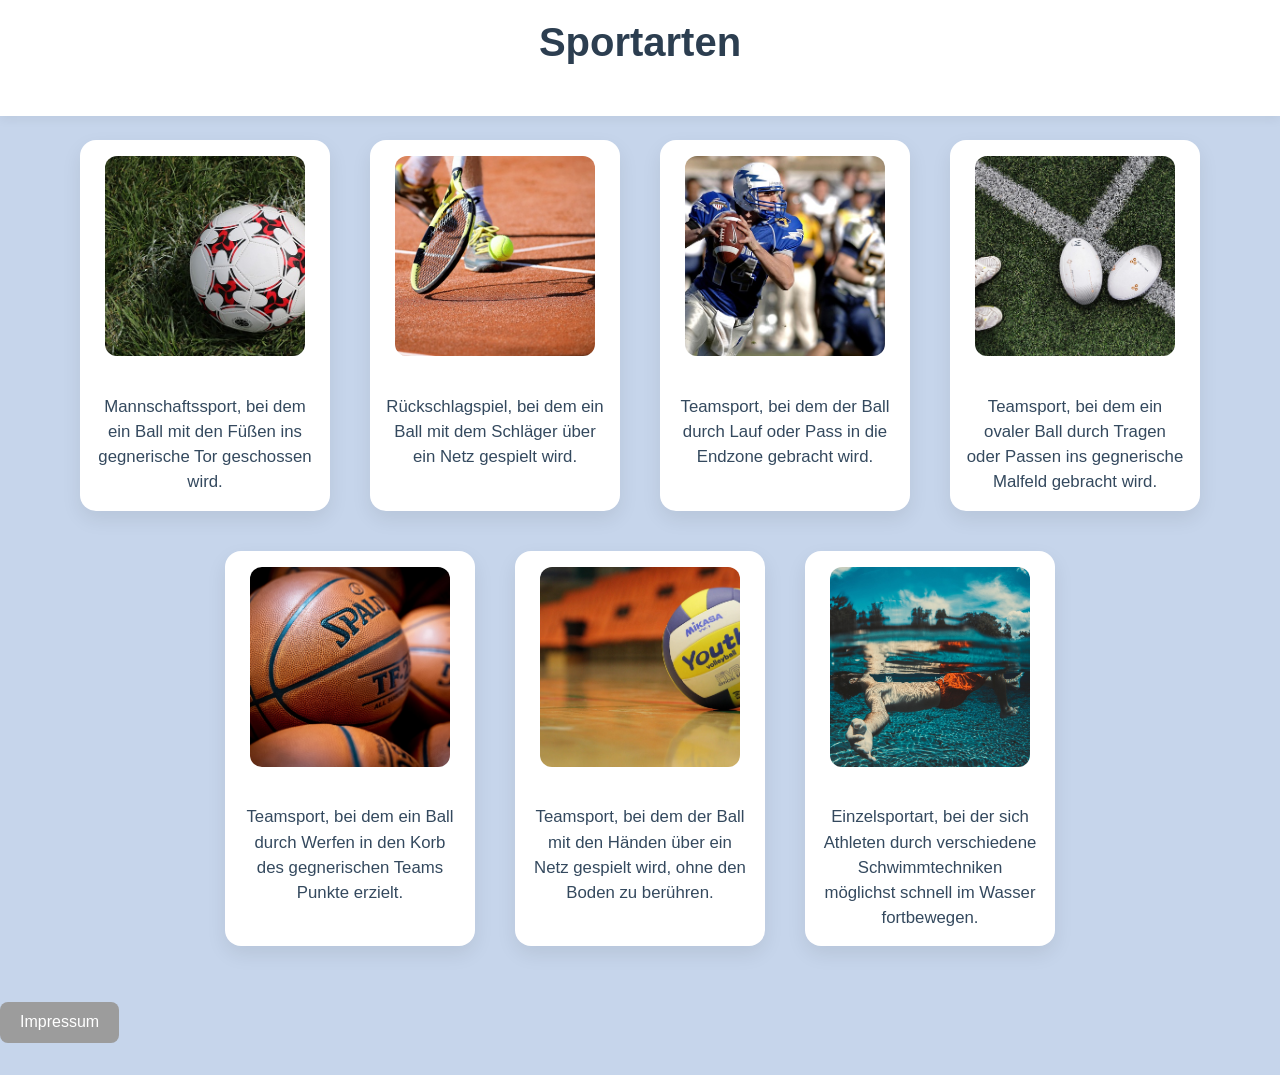
<file: index.html>
<!DOCTYPE html>
	<html>
		<head>
			<link rel="stylesheet" href="styles/main.css" />
			<title>Sportarten</title>
		</head>

		<body>
			<header><h1>Sportarten</h1></header>
			<main>
				<div class="linkContainer">
					<figure>
						<a href="fussball.html">
								<img src="fussball.jpg" width="400"/>
						</a>
						<figcaption>Mannschaftssport, bei dem ein Ball mit den Füßen ins gegnerische Tor geschossen wird.</figcaption>
					</figure>

					<figure>
						<a href="tennis.html">
							<img src="tennis.jpg" width="400"/>
						</a>
						<figcaption>Rückschlagspiel, bei dem ein Ball mit dem Schläger über ein Netz gespielt wird.</figcaption>
					</figure>

					<figure>
						<a href="americanFootball.html">
							<img src="americanFootball.jpg" width="400"/>
						</a>
						<figcaption>Teamsport, bei dem der Ball durch Lauf oder Pass in die Endzone gebracht wird.</figcaption>
					</figure>

					<figure>
						<a href="rugby.html">
							<img src="rugby.jpg" width="400"/>
						</a>
						<figcaption>Teamsport, bei dem ein ovaler Ball durch Tragen oder Passen ins gegnerische Malfeld gebracht wird.</figcaption>
					</figure>

					<figure>
						<a href="basketball.html">
							<img src="basketball.jpg" width="400"/>
						</a>
						<figcaption>Teamsport, bei dem ein Ball durch Werfen in den Korb des gegnerischen Teams Punkte erzielt.</figcaption>
					</figure>

					<figure>
						<a href="volleyball.html">
							<img src="volleyball.jpg" width="400"/>
						</a>
						<figcaption>Teamsport, bei dem der Ball mit den Händen über ein Netz gespielt wird, ohne den Boden zu berühren.</figcaption>
					</figure>

					<figure>
						<a href="schwimmen.html">
							<img src="schwimmen.jpg" width="400"/>
						</a>
						<figcaption>Einzelsportart, bei der sich Athleten durch verschiedene Schwimmtechniken möglichst schnell im Wasser fortbewegen.</figcaption>
					</figure>
				</div>
				
			</main>
			<footer><nav><a href="impressum.html" class="impressum">Impressum</a></nav></footer>
		</body>
	</html>
</file>
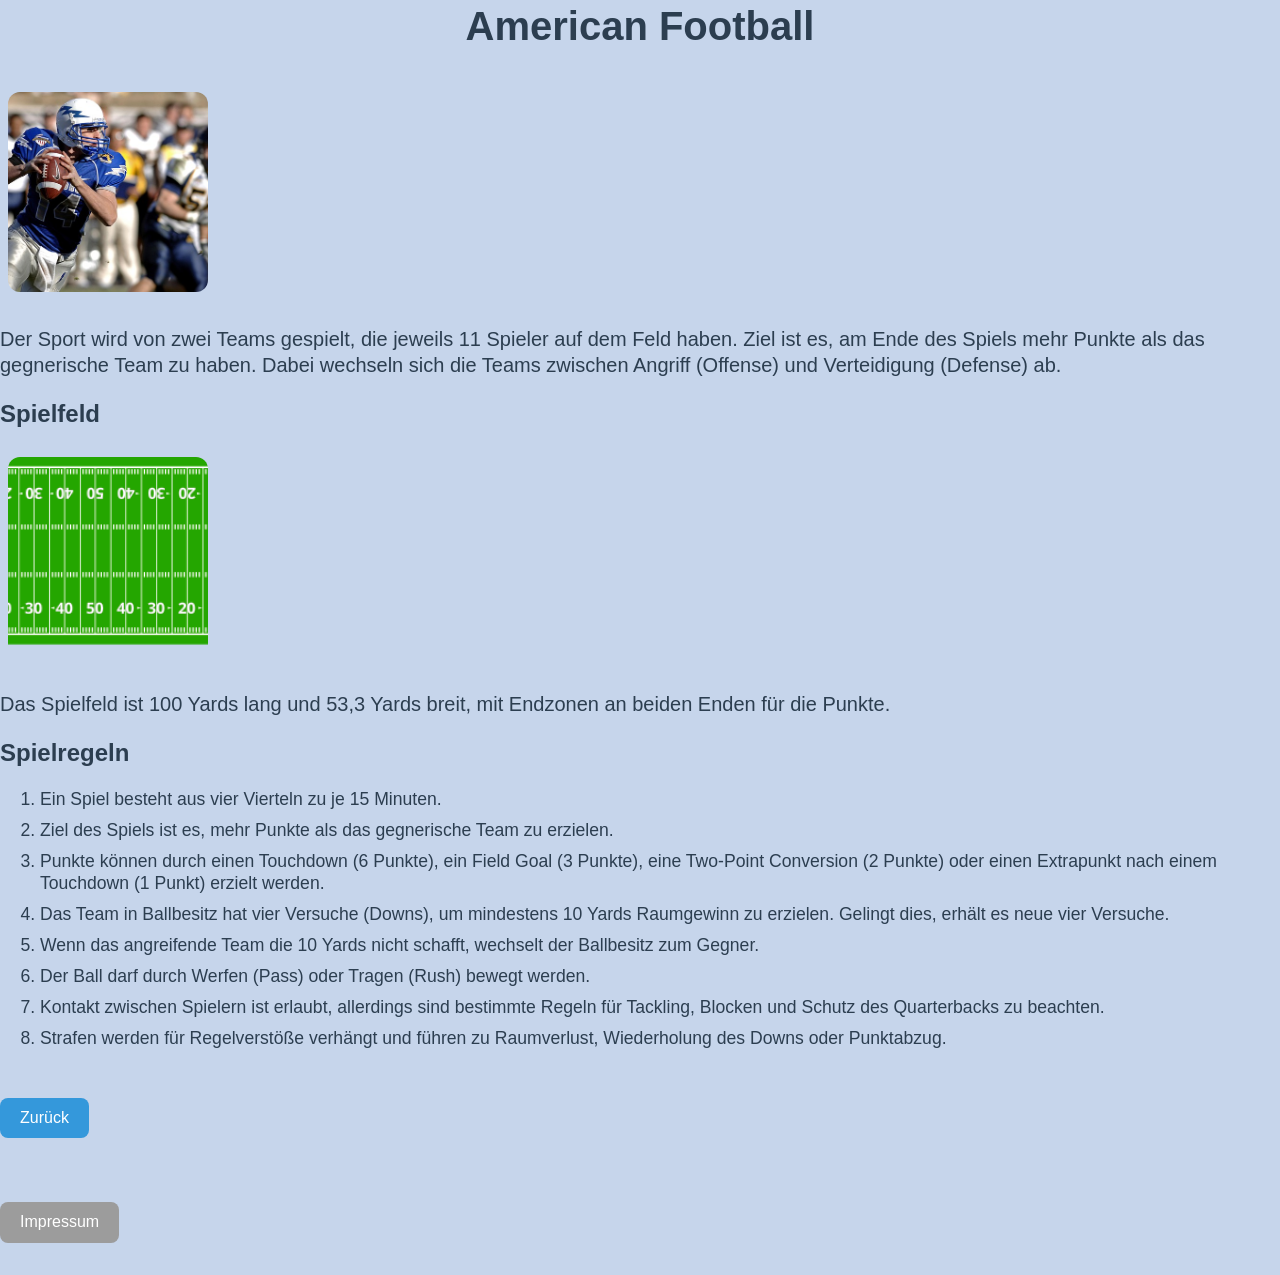
<file: americanFootball.html>
<!DOCTYPE html>
<html>
    <head>
        <link  rel="stylesheet" href="styles/main.css"
    </head>

    <body>
        <main>
            <h1>American Football</h1>

             <img src="americanFootball.jpg" width="400">
				<p style="font-size: 20px">Der Sport wird von zwei Teams gespielt, die jeweils 11 Spieler auf dem Feld haben. Ziel ist es, am Ende des Spiels mehr Punkte als das <br />
				   gegnerische Team zu haben. Dabei wechseln sich die Teams zwischen Angriff (Offense) und Verteidigung (Defense) ab.</p>
				<h2>Spielfeld</h2>
				<img src="americanFootballFeld.png" width="400">
                <p style="font-size: 20px">Das Spielfeld ist 100 Yards lang und 53,3 Yards breit, mit Endzonen an beiden Enden für die Punkte.</p>
	
				<h2>Spielregeln</h2>
                <div class="rules">
                    <ol>
                        <li>Ein Spiel besteht aus vier Vierteln zu je 15 Minuten.</li>
                        <li>Ziel des Spiels ist es, mehr Punkte als das gegnerische Team zu erzielen.</li>
                        <li>Punkte können durch einen Touchdown (6 Punkte), ein Field Goal (3 Punkte), eine Two-Point Conversion (2 Punkte) oder einen Extrapunkt nach einem Touchdown (1 Punkt) erzielt werden.</li>
                        <li>Das Team in Ballbesitz hat vier Versuche (Downs), um mindestens 10 Yards Raumgewinn zu erzielen. Gelingt dies, erhält es neue vier Versuche.</li>
                        <li>Wenn das angreifende Team die 10 Yards nicht schafft, wechselt der Ballbesitz zum Gegner.</li>
                        <li>Der Ball darf durch Werfen (Pass) oder Tragen (Rush) bewegt werden.</li>
                        <li>Kontakt zwischen Spielern ist erlaubt, allerdings sind bestimmte Regeln für Tackling, Blocken und Schutz des Quarterbacks zu beachten.</li>
                        <li>Strafen werden für Regelverstöße verhängt und führen zu Raumverlust, Wiederholung des Downs oder Punktabzug.</li>
                    </ol>
                </div>
        </main>

        <footer><a href="index.html" class="back-button">Zurück</a></footer>
        <footer><nav><a href="impressum.html" class="impressum">Impressum</a></nav></footer>
    </body>

</html>
</file>
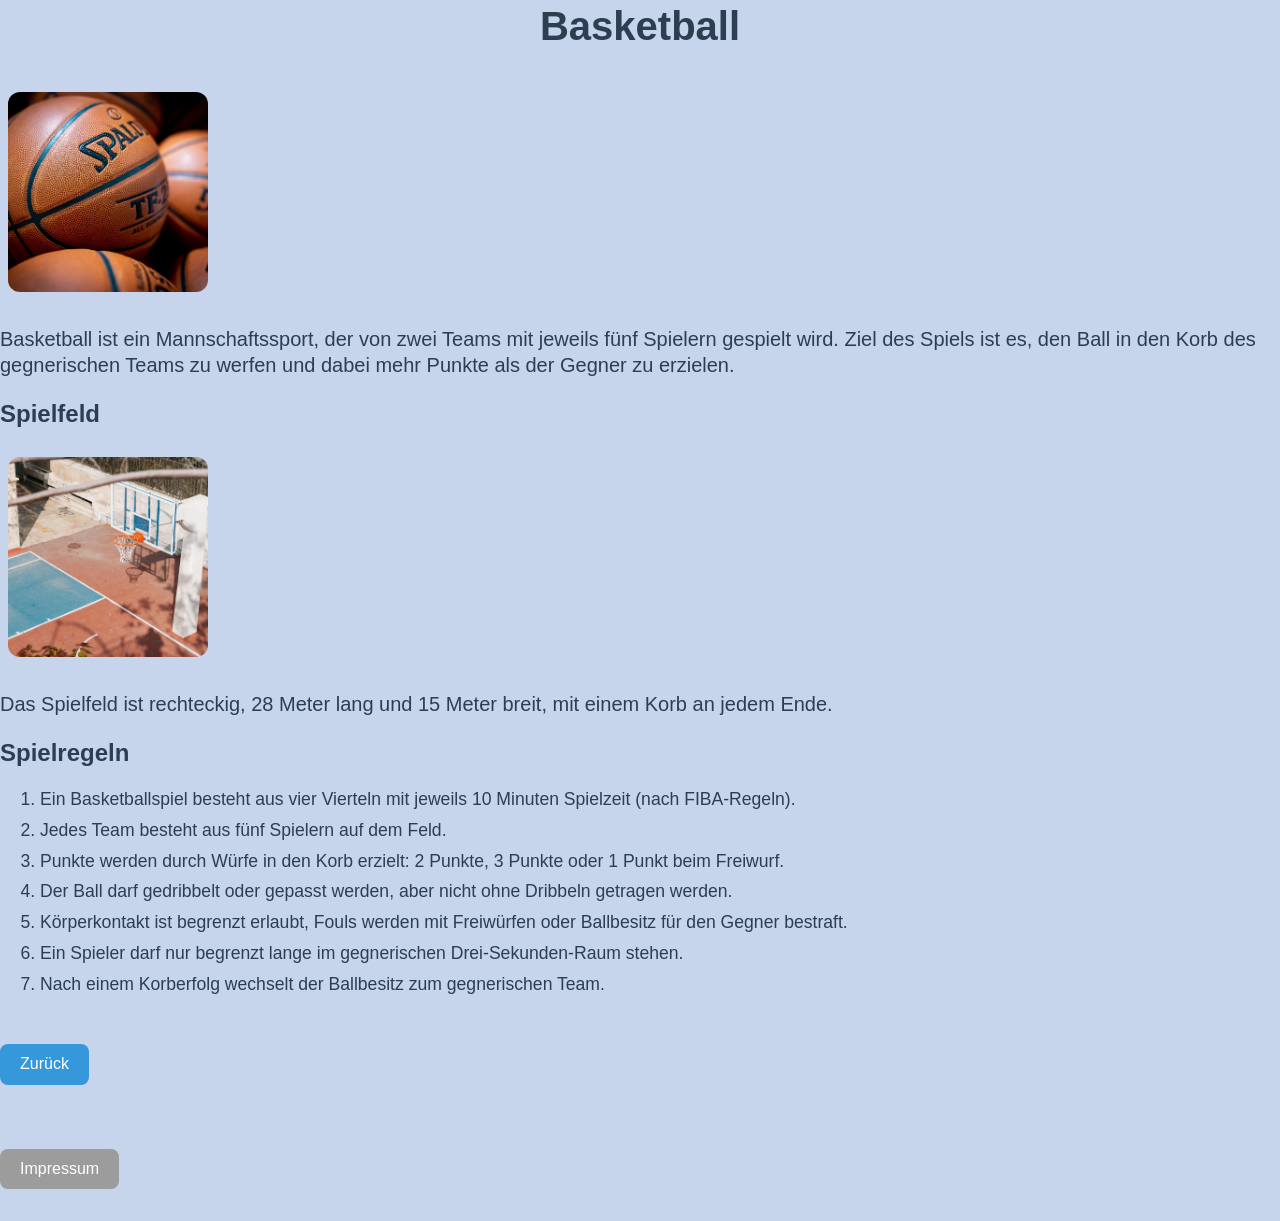
<file: basketball.html>
<!DOCTYPE html>
<html>
    <head>
        <link rel="stylesheet" href="styles/main.css">
        <title>Basketball</title>
    </head>

    <body>
        <main>
            <h1>Basketball</h1>

            <img src="basketball.jpg" width="400" alt="Basketball">
            
            <p style="font-size: 20px">
                Basketball ist ein Mannschaftssport, der von zwei Teams mit jeweils fünf Spielern gespielt wird.
                Ziel des Spiels ist es, den Ball in den Korb des gegnerischen Teams zu werfen und dabei mehr Punkte
                als der Gegner zu erzielen.
            </p>

            <h2>Spielfeld</h2>
            <img src="basketballFeld.jpg" width="400" alt="Basketballfeld">
            <p style="font-size: 20px">Das Spielfeld ist rechteckig, 28 Meter lang und 15 Meter breit, mit einem Korb an jedem Ende.</p>

            <h2>Spielregeln</h2>
            <div class="rules">
                <ol>
                    <li>Ein Basketballspiel besteht aus vier Vierteln mit jeweils 10 Minuten Spielzeit (nach FIBA-Regeln).</li>
                    <li>Jedes Team besteht aus fünf Spielern auf dem Feld.</li>
                    <li>Punkte werden durch Würfe in den Korb erzielt: 2 Punkte, 3 Punkte oder 1 Punkt beim Freiwurf.</li>
                    <li>Der Ball darf gedribbelt oder gepasst werden, aber nicht ohne Dribbeln getragen werden.</li>
                    <li>Körperkontakt ist begrenzt erlaubt, Fouls werden mit Freiwürfen oder Ballbesitz für den Gegner bestraft.</li>
                    <li>Ein Spieler darf nur begrenzt lange im gegnerischen Drei-Sekunden-Raum stehen.</li>
                    <li>Nach einem Korberfolg wechselt der Ballbesitz zum gegnerischen Team.</li>
                </ol>
            </div>
        </main>

        <footer>
            <a href="index.html" class="back-button">Zurück</a>
        </footer>

        <footer>
            <nav>
                <a href="impressum.html" class="impressum">Impressum</a>
            </nav>
        </footer>
    </body>
</html>
</file>
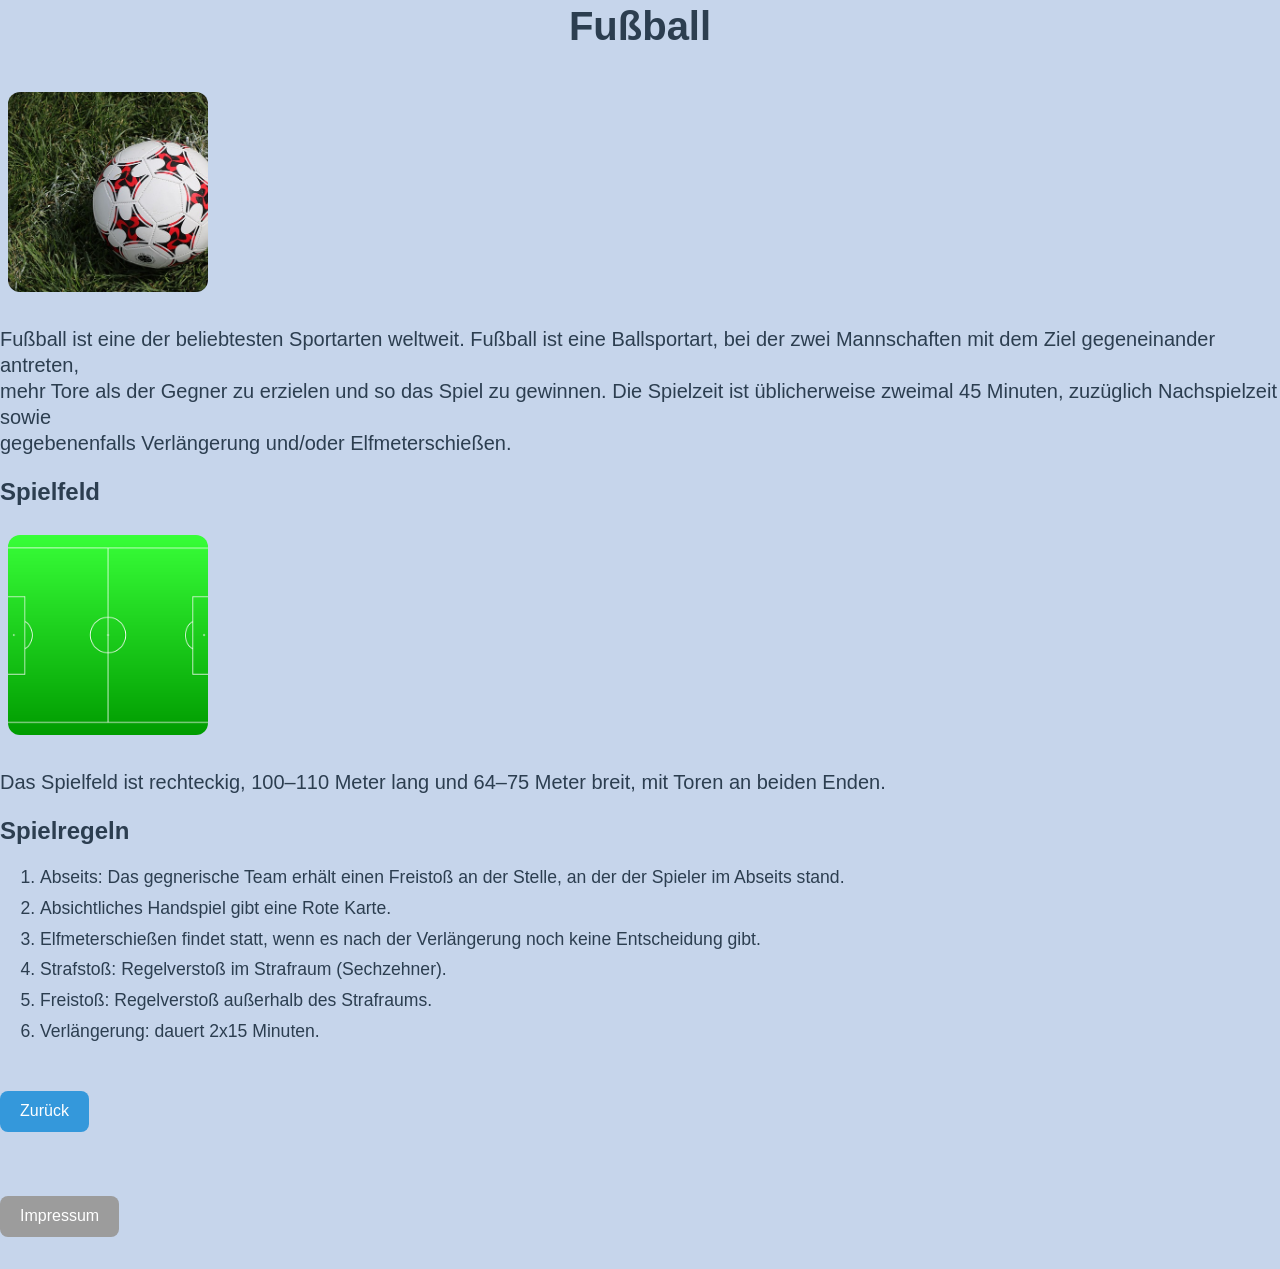
<file: fussball.html>
<!DOCTYPE html>
<html>
    <head>
        <link rel="stylesheet" href="styles/main.css" />
    </head>

    <body>
        <main>
            <h1>Fußball</h1>
            <img src="fussball.jpg" width="400">
				<p style="font-size: 20px">Fußball ist eine der beliebtesten Sportarten weltweit. Fußball ist eine Ballsportart, bei der zwei Mannschaften mit dem Ziel gegeneinander antreten,<br />
				   mehr Tore als der Gegner zu erzielen und so das Spiel zu gewinnen. Die Spielzeit ist üblicherweise zweimal 45 Minuten, zuzüglich Nachspielzeit sowie <br /> gegebenenfalls Verlängerung und/oder Elfmeterschießen.</p>
				<h2>Spielfeld</h2>
				<img src="fussballFeld.png" width="400">
				<p style="font-size: 20px">Das Spielfeld ist rechteckig, 100–110 Meter lang und 64–75 Meter breit, mit Toren an beiden Enden.</p>
				<h2>Spielregeln</h2>
			<div class="rules">
				<ol>
					<li>
						Abseits: Das gegnerische Team erhält einen Freistoß an der Stelle, an der der Spieler im Abseits stand.
					</li>
					<li>
						Absichtliches Handspiel gibt eine Rote Karte.
					</li>
					<li>
						Elfmeterschießen findet statt, wenn es nach der Verlängerung noch keine Entscheidung gibt.
					</li>
					<li>
						Strafstoß: Regelverstoß im Strafraum (Sechzehner).
					</li>
					<li>
						Freistoß: Regelverstoß außerhalb des Strafraums.
					</li>
					<li>
						 Verlängerung: dauert 2x15 Minuten.
					</li>
				</ol>
			</div>
        </main>

        <footer><a href="index.html" class="back-button">Zurück</a></footer>
		<footer><nav><a href="impressum.html" class="impressum">Impressum</a></nav></footer>
    </body>

</html>
</file>
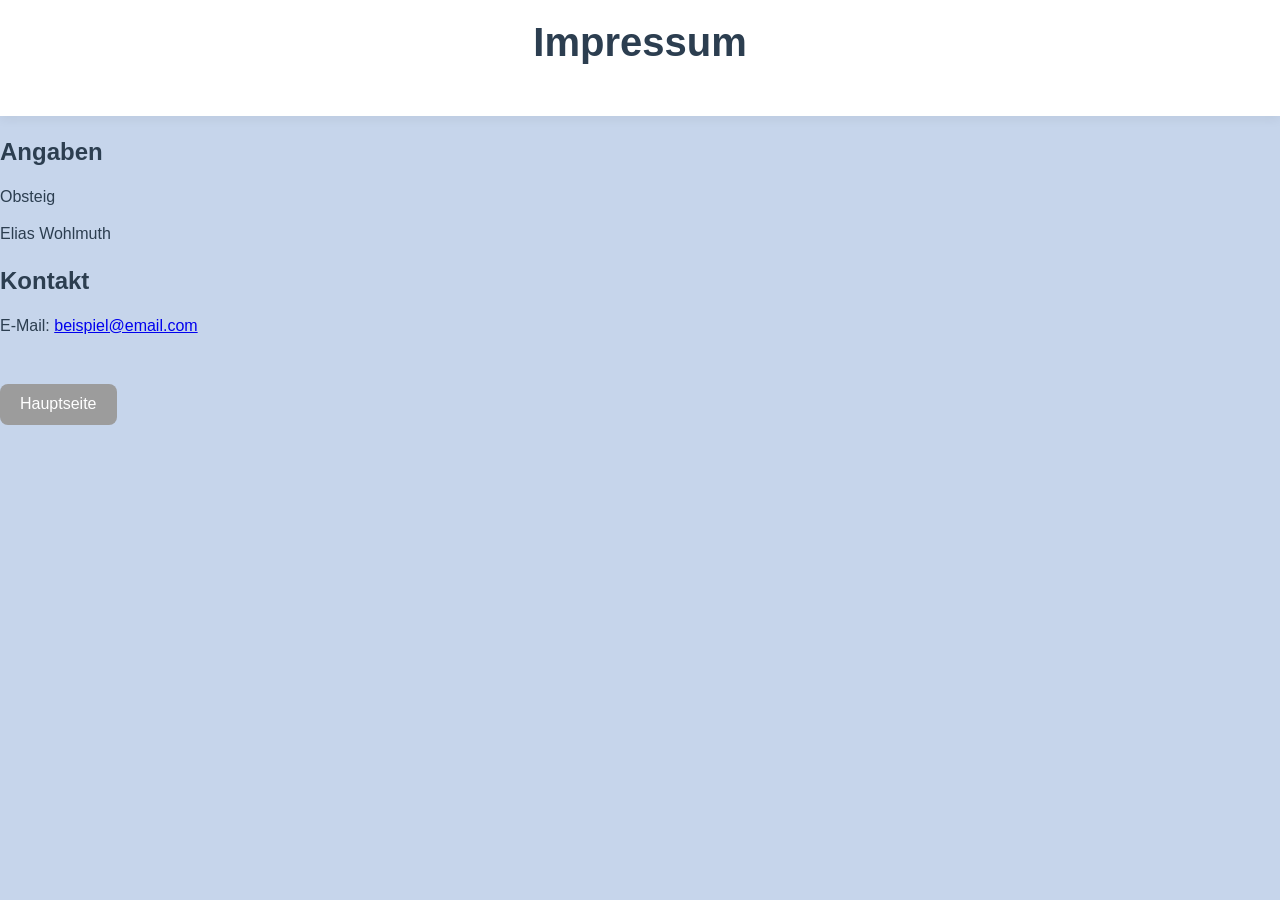
<file: impressum.html>
<!DOCTYPE html>
<html>
    <head>
        <meta charset="UTF-8">
        <title>Impressum</title>
        <link rel="stylesheet" href="styles/main.css">
    </head>

    <body>
        <header>
            <h1>Impressum</h1>
        </header>

        <main>
            <h2>Angaben</h2>
            <p>Obsteig</p>
            <p>Elias Wohlmuth</p>

            <h2>Kontakt</h2>
            <p>E-Mail: <a href="elias.wohlmuth@students.htl-ibk.at">beispiel@email.com</a></p>

        </main>

        <footer>
            <nav>
                <a href="index.html" class="impressum">Hauptseite</a>
            </nav>
        </footer>
    </body>
</html>
</file>
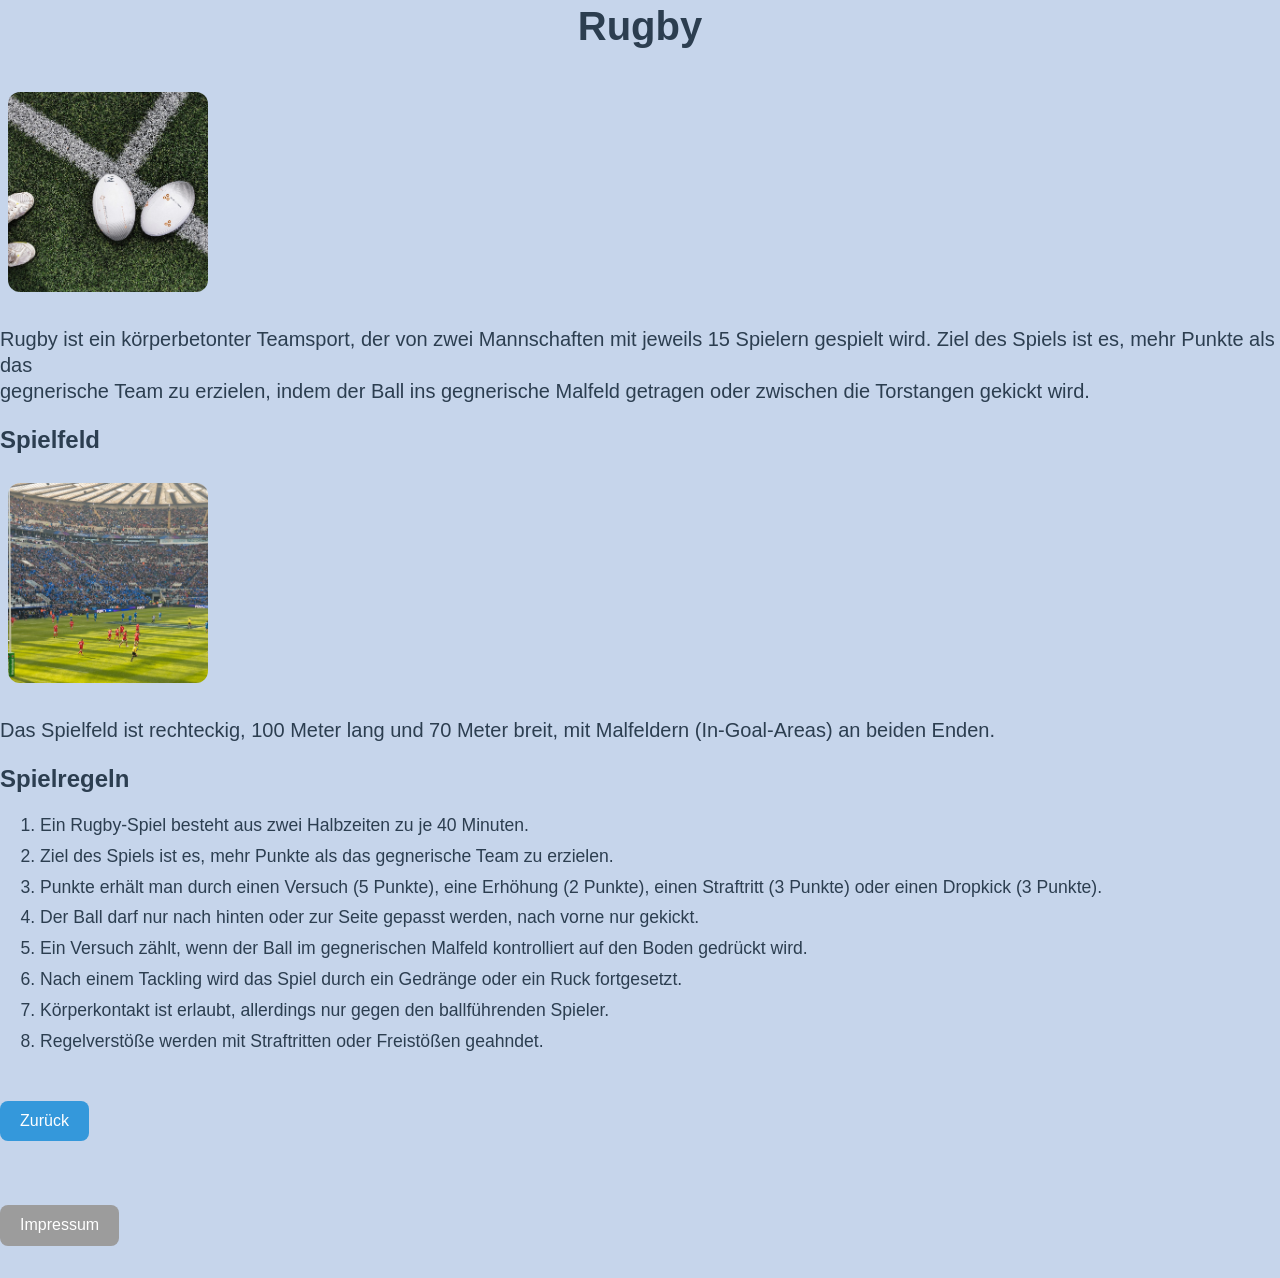
<file: rugby.html>
<!DOCTYPE html>
<html>
    <head>
        <link rel="stylesheet" href="styles/main.css">
    </head>

    <body>
        <main>
            <h1>Rugby</h1>

            <img src="rugby.jpg" width="400">
            <p style="font-size: 20px">
                Rugby ist ein körperbetonter Teamsport, der von zwei Mannschaften mit jeweils 15 Spielern gespielt wird. 
                Ziel des Spiels ist es, mehr Punkte als das <br />
                gegnerische Team zu erzielen, indem der Ball ins gegnerische Malfeld getragen oder zwischen die Torstangen gekickt wird.
            </p>

            <h2>Spielfeld</h2>
            <img src="rugbyFeld.jpg" width="600">
            <p style="font-size: 20px">Das Spielfeld ist rechteckig, 100 Meter lang und 70 Meter breit, mit Malfeldern (In-Goal-Areas) an beiden Enden.</p>

            <h2>Spielregeln</h2>
            <div class="rules">
                <ol>
                    <li>Ein Rugby-Spiel besteht aus zwei Halbzeiten zu je 40 Minuten.</li>
                    <li>Ziel des Spiels ist es, mehr Punkte als das gegnerische Team zu erzielen.</li>
                    <li>Punkte erhält man durch einen Versuch (5 Punkte), eine Erhöhung (2 Punkte), einen Straftritt (3 Punkte) oder einen Dropkick (3 Punkte).</li>
                    <li>Der Ball darf nur nach hinten oder zur Seite gepasst werden, nach vorne nur gekickt.</li>
                    <li>Ein Versuch zählt, wenn der Ball im gegnerischen Malfeld kontrolliert auf den Boden gedrückt wird.</li>
                    <li>Nach einem Tackling wird das Spiel durch ein Gedränge oder ein Ruck fortgesetzt.</li>
                    <li>Körperkontakt ist erlaubt, allerdings nur gegen den ballführenden Spieler.</li>
                    <li>Regelverstöße werden mit Straftritten oder Freistößen geahndet.</li>
                </ol>
            </div>
        </main>

        <footer>
            <a href="index.html" class="back-button">Zurück</a>
        </footer>
        <footer><nav><a href="impressum.html" class="impressum">Impressum</a></nav></footer>
    </body>
</html>
</file>
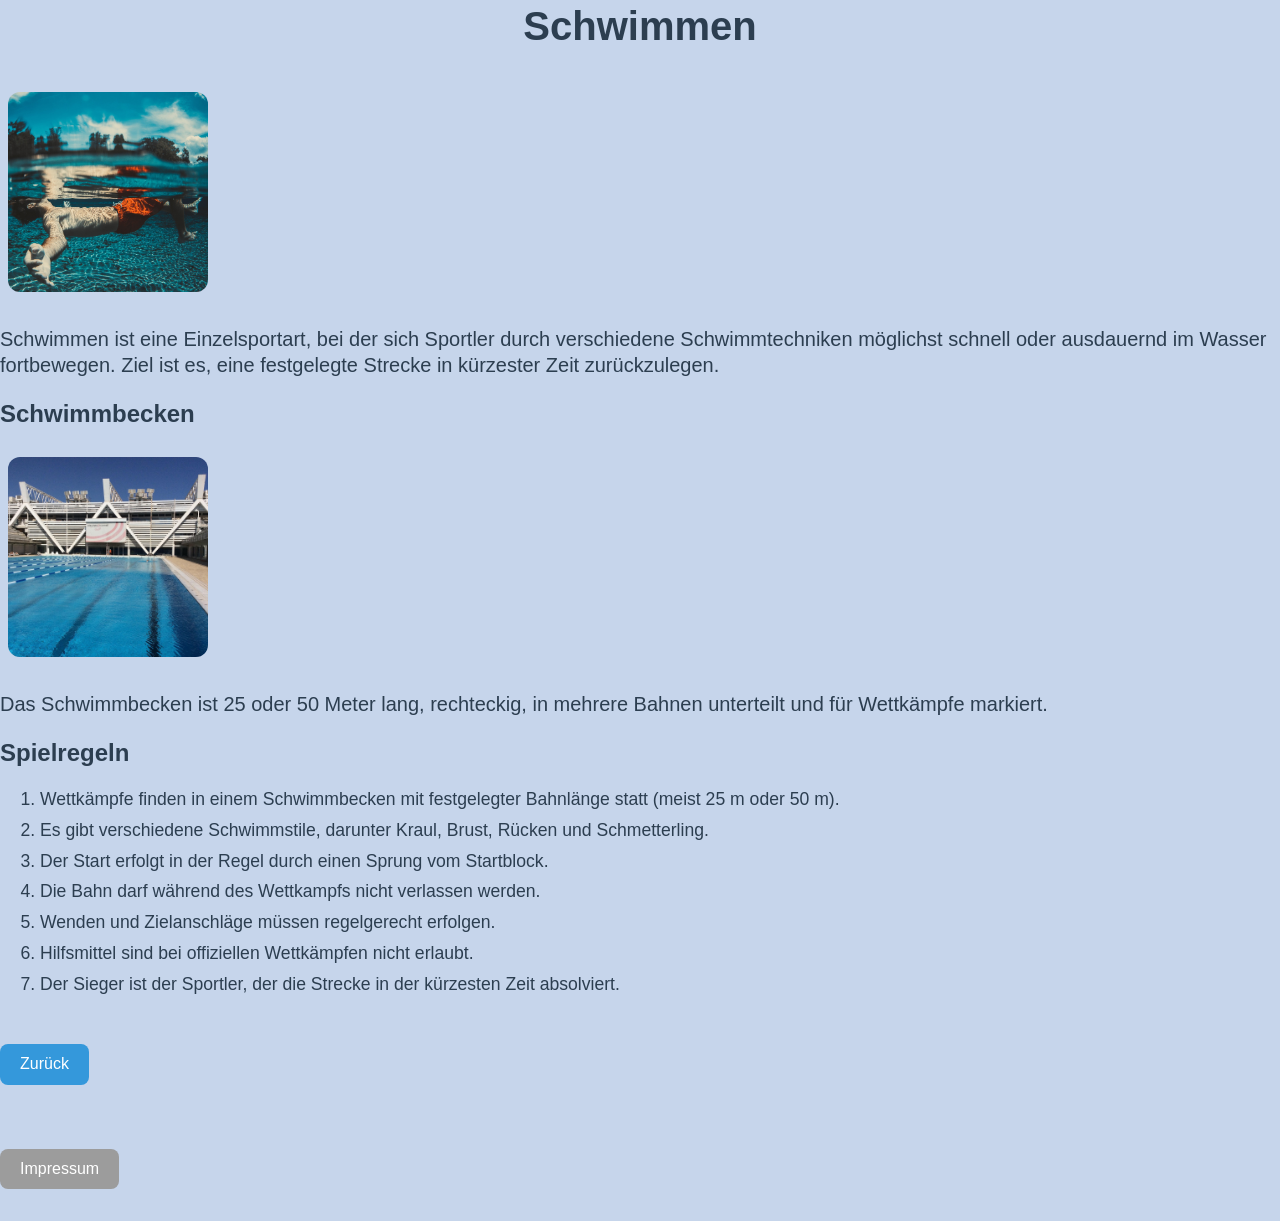
<file: schwimmen.html>
<!DOCTYPE html>
<html>
    <head>
        <link rel="stylesheet" href="styles/main.css">
        <title>Schwimmen</title>
    </head>

    <body>
        <main>
            <h1>Schwimmen</h1>

            <img src="schwimmen.jpg" width="400" alt="Schwimmen">

            <p style="font-size: 20px">
                Schwimmen ist eine Einzelsportart, bei der sich Sportler durch verschiedene Schwimmtechniken
                möglichst schnell oder ausdauernd im Wasser fortbewegen. Ziel ist es, eine festgelegte Strecke
                in kürzester Zeit zurückzulegen.
            </p>

            <h2>Schwimmbecken</h2>
            <img src="schwimmbecken.jpg" width="400" alt="Schwimmbecken">
            <p style="font-size: 20px">Das Schwimmbecken ist 25 oder 50 Meter lang, rechteckig, in mehrere Bahnen unterteilt und für Wettkämpfe markiert.</p>

            <h2>Spielregeln</h2>
            <div class="rules">
                <ol>
                    <li>Wettkämpfe finden in einem Schwimmbecken mit festgelegter Bahnlänge statt (meist 25 m oder 50 m).</li>
                    <li>Es gibt verschiedene Schwimmstile, darunter Kraul, Brust, Rücken und Schmetterling.</li>
                    <li>Der Start erfolgt in der Regel durch einen Sprung vom Startblock.</li>
                    <li>Die Bahn darf während des Wettkampfs nicht verlassen werden.</li>
                    <li>Wenden und Zielanschläge müssen regelgerecht erfolgen.</li>
                    <li>Hilfsmittel sind bei offiziellen Wettkämpfen nicht erlaubt.</li>
                    <li>Der Sieger ist der Sportler, der die Strecke in der kürzesten Zeit absolviert.</li>
                </ol>
            </div>
        </main>

        <footer>
            <a href="index.html" class="back-button">Zurück</a>
        </footer>

        <footer>
            <nav>
                <a href="impressum.html" class="impressum">Impressum</a>
            </nav>
        </footer>
    </body>
</html>
</file>
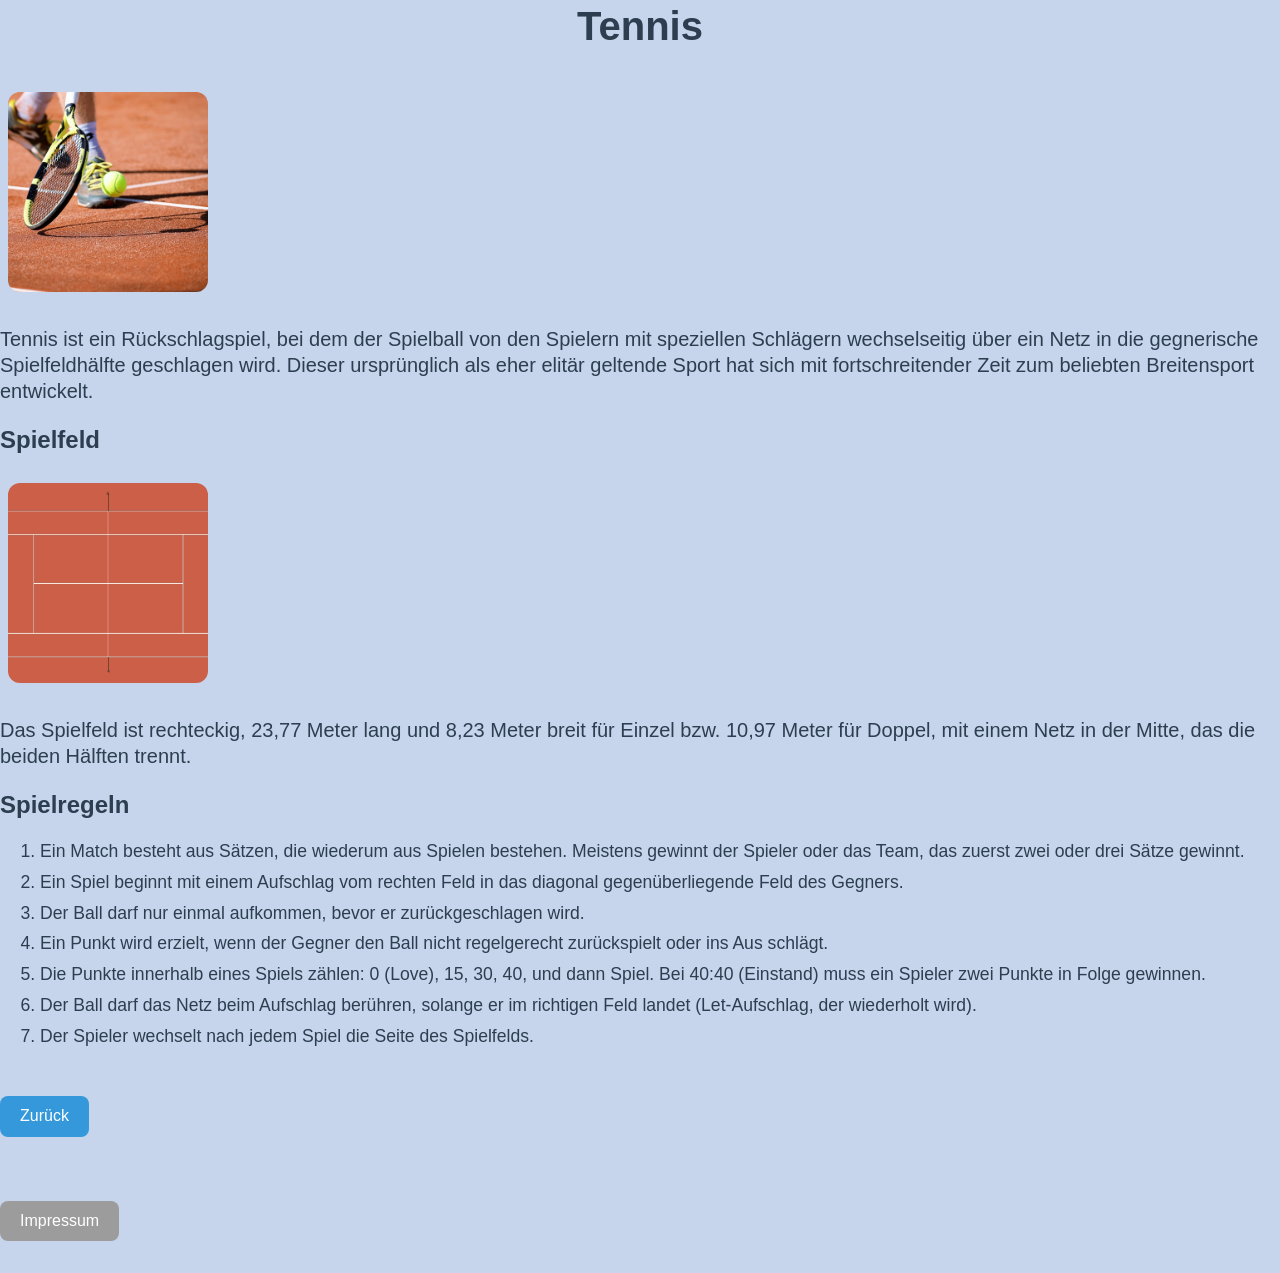
<file: tennis.html>
<!DOCTYPE html>
<html>
    <head>
        <link rel="stylesheet" href="styles/main.css" />
    </head>
    <body>
        <main>
             <h1>Tennis</h1>

             <img src="tennis.jpg" width="400">
				<p style="font-size: 20px">Tennis ist ein Rückschlagspiel, bei dem der Spielball von den Spielern mit speziellen Schlägern wechselseitig über ein Netz in die gegnerische <br />
				   Spielfeldhälfte geschlagen wird. Dieser ursprünglich als eher elitär geltende Sport hat sich mit fortschreitender Zeit zum beliebten Breitensport entwickelt.</p>
				<h2>Spielfeld</h2>
				<img src="tennisplatz.jpg" width="400">
                <p style="font-size: 20px">Das Spielfeld ist rechteckig, 23,77 Meter lang und 8,23 Meter breit für Einzel bzw. 10,97 Meter für Doppel, mit einem Netz in der Mitte, das die beiden Hälften trennt.</p>

				<h2>Spielregeln</h2>
            <div class="rules">
                <ol>
                    <li>Ein Match besteht aus Sätzen, die wiederum aus Spielen bestehen. Meistens gewinnt der Spieler oder das Team, das zuerst zwei oder drei Sätze gewinnt.</li>
                    <li>Ein Spiel beginnt mit einem Aufschlag vom rechten Feld in das diagonal gegenüberliegende Feld des Gegners.</li>
                    <li>Der Ball darf nur einmal aufkommen, bevor er zurückgeschlagen wird.</li>
                    <li>Ein Punkt wird erzielt, wenn der Gegner den Ball nicht regelgerecht zurückspielt oder ins Aus schlägt.</li>
                    <li>Die Punkte innerhalb eines Spiels zählen: 0 (Love), 15, 30, 40, und dann Spiel. Bei 40:40 (Einstand) muss ein Spieler zwei Punkte in Folge gewinnen.</li>
                    <li>Der Ball darf das Netz beim Aufschlag berühren, solange er im richtigen Feld landet (Let-Aufschlag, der wiederholt wird).</li>
                    <li>Der Spieler wechselt nach jedem Spiel die Seite des Spielfelds.</li>
                </ol>
            </div>

        </main>
       
        <footer><a href="index.html" class="back-button">Zurück</a></footer>
        <footer><nav><a href="impressum.html" class="impressum">Impressum</a></nav></footer>
    </body>

</html>
</file>
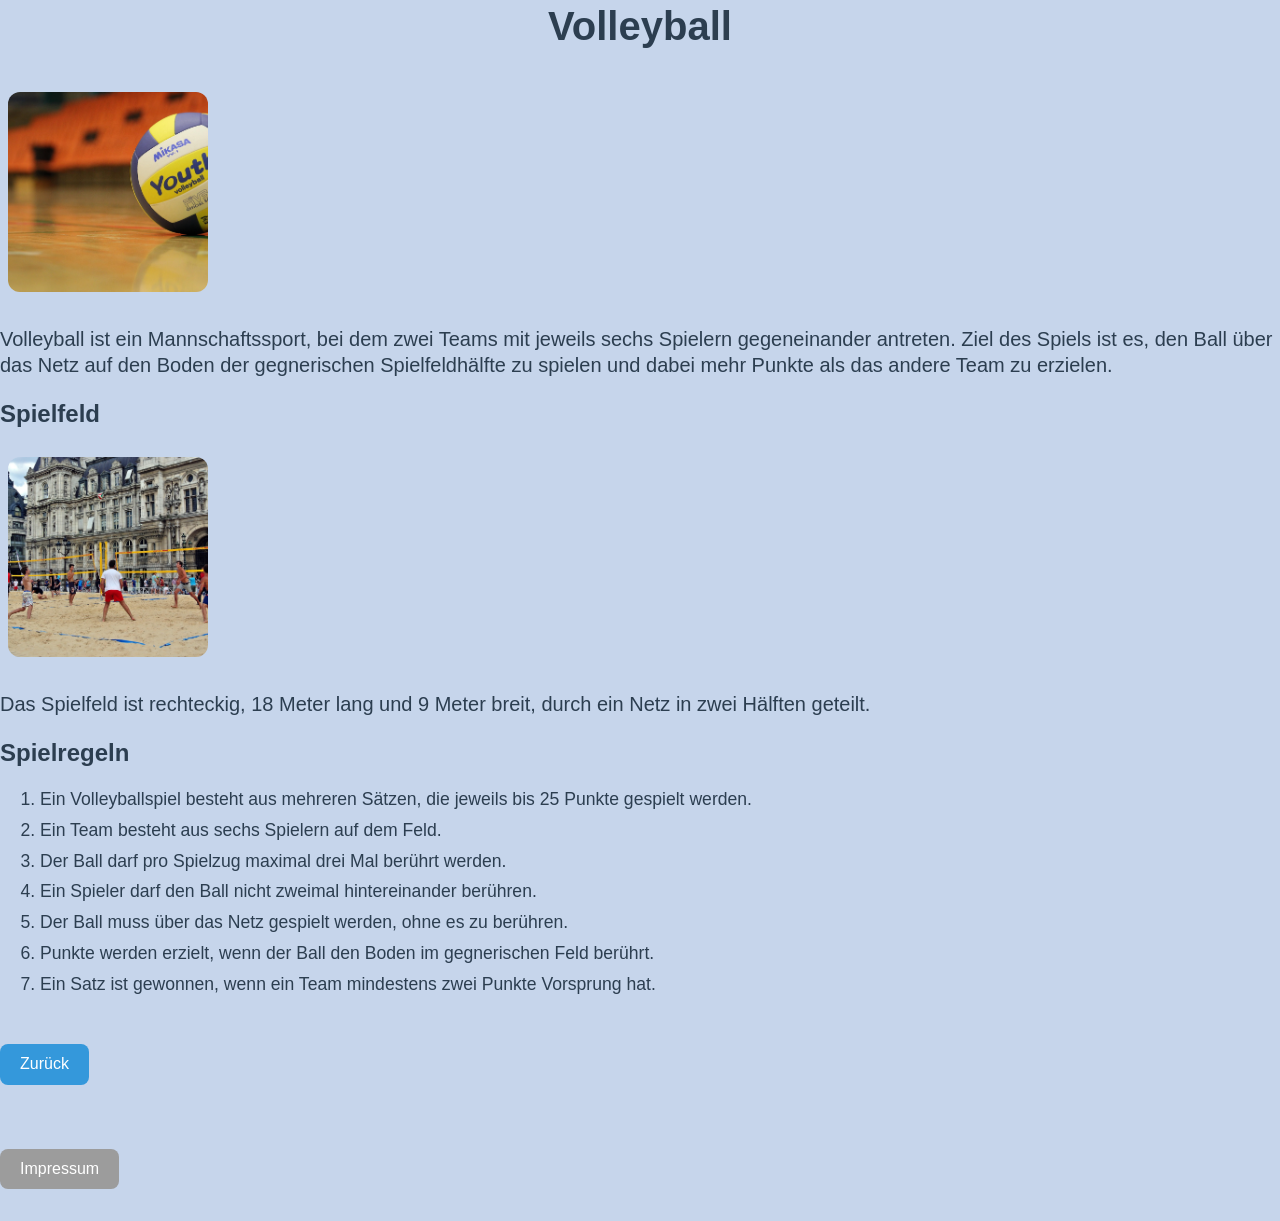
<file: volleyball.html>
<!DOCTYPE html>
<html>
    <head>
        <link rel="stylesheet" href="styles/main.css">
        <title>Volleyball</title>
    </head>

    <body>
        <main>
            <h1>Volleyball</h1>

            <img src="volleyball.jpg" width="400" alt="Volleyball">

            <p style="font-size: 20px">
                Volleyball ist ein Mannschaftssport, bei dem zwei Teams mit jeweils sechs Spielern gegeneinander antreten.
                Ziel des Spiels ist es, den Ball über das Netz auf den Boden der gegnerischen Spielfeldhälfte zu spielen
                und dabei mehr Punkte als das andere Team zu erzielen.
            </p>

            <h2>Spielfeld</h2>
            <img src="volleyballFeld.jpg" width="400" alt="Volleyballfeld">
            <p style="font-size: 20px">Das Spielfeld ist rechteckig, 18 Meter lang und 9 Meter breit, durch ein Netz in zwei Hälften geteilt.</p>

            <h2>Spielregeln</h2>
            <div class="rules">
                <ol>
                    <li>Ein Volleyballspiel besteht aus mehreren Sätzen, die jeweils bis 25 Punkte gespielt werden.</li>
                    <li>Ein Team besteht aus sechs Spielern auf dem Feld.</li>
                    <li>Der Ball darf pro Spielzug maximal drei Mal berührt werden.</li>
                    <li>Ein Spieler darf den Ball nicht zweimal hintereinander berühren.</li>
                    <li>Der Ball muss über das Netz gespielt werden, ohne es zu berühren.</li>
                    <li>Punkte werden erzielt, wenn der Ball den Boden im gegnerischen Feld berührt.</li>
                    <li>Ein Satz ist gewonnen, wenn ein Team mindestens zwei Punkte Vorsprung hat.</li>
                </ol>
            </div>
        </main>

        <footer>
            <a href="index.html" class="back-button">Zurück</a>
        </footer>

        <footer>
            <nav>
                <a href="impressum.html" class="impressum">Impressum</a>
            </nav>
        </footer>
    </body>
</html>
</file>
<file: styles/main.css>
body {
    font-family: Arial, Helvetica, sans-serif;
    background-color: #c6d5eb;
    margin: 0;
    padding: 0;
    color: #2c3e50;
    line-height: 1.3;
}

h1 {
    text-align: center;
    font-size: 2.5rem;
    margin: 0;
    margin-bottom: 2rem;
    color: #2c3e50;
}

img {
    width: 200px;
    height: 200px;
    margin: 0.5rem;
    object-fit: cover;
    object-position: center;
    border-radius: 12px;
}

.linkContainer img {
    margin: 1rem;
    border-radius: 12px;
}

.linkContainer figure:hover {
    transform: translateY(-6px) scale(1.03);
    box-shadow: 0 14px 30px rgba(0, 0, 0, 0.15);
}


.linkContainer {
    display: flex;
    justify-content: center;
    gap: 1.5rem;
    flex-wrap: wrap;
    padding: 1rem;
}

figure {
    margin: 0.5rem;
    text-align: center;
    width: 250px;
    background-color: rgb(255, 255, 255);
    border-radius: 16px;
    box-shadow: 0 8px 20px rgba(0, 0, 0, 0.08);
    transition: transform 0.2s ease, box-shadow 0.2s ease;
}


figcaption {
    font-size: 1.05rem;
    margin: 1rem;
    color: #34495e;
    line-height: 1.5;
}

.rules li {
    font-size: 1.1rem;
    margin-bottom: 0.5rem;
    color: #2c3e50;
}

.back-button {
    display: inline-block;
    margin: 2rem auto;
    padding: 10px 20px;
    background-color: #3498db;
    color: white;
    border-radius: 8px;
    font-size: 1rem;
    text-decoration: none;
    transition: background-color 0.3s ease, transform 0.2s ease, box-shadow 0.2s ease;
}

.back-button:hover {
    background-color: #2980b9;
    transform: translateY(-2px);
    box-shadow: 0 6px 15px rgba(0, 0, 0, 0.2);
}


.impressum {
    display: inline-block;
    margin: 2rem auto;
    padding: 10px 20px;
    background-color: #9c9c9c;
    color: white;
    border-radius: 8px;
    font-size: 1rem;
    text-decoration: none;
    transition: background-color 0.3s ease, transform 0.2s ease, box-shadow 0.2s ease;

}

.impressum:hover {
    background-color: #757575;
    transform: translateY(-2px);
    box-shadow: 0 6px 15px rgba(0, 0, 0, 0.2);
}

header {
    background-color: white;
    padding: 1rem 0;
    box-shadow: 0 4px 10px rgba(0,0,0,0.05);
}
</file>
